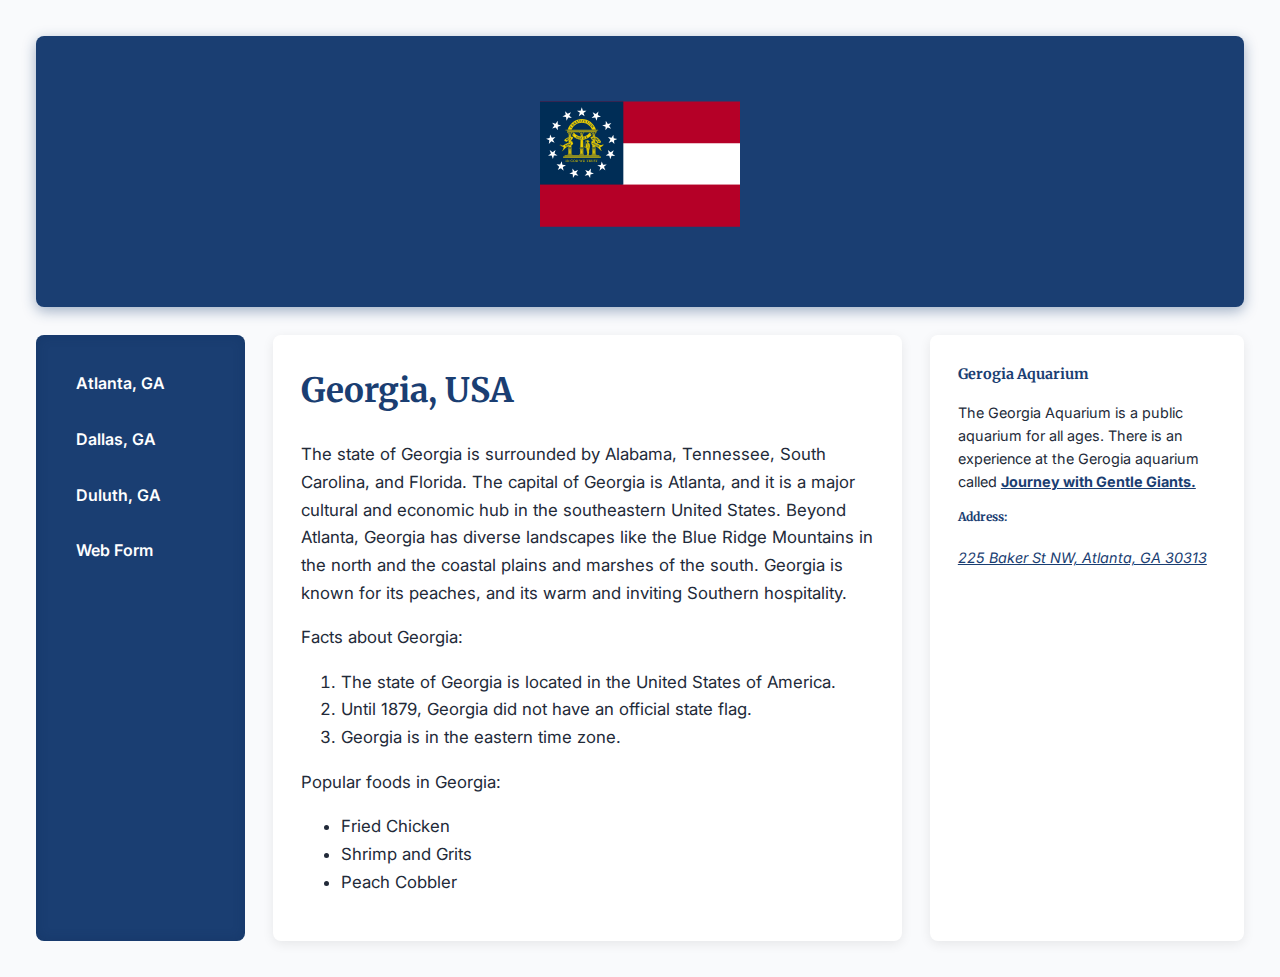
<file: index.html>
<!DOCTYPE html>
<html lang="en">

<head>
    <meta charset="utf-8" />
    <meta name="viewport" content="width=device-width, initial-scale=1.0" />
    <title>Georgia</title>
    <link href="stylesheet.css" rel="stylesheet"/>
</head>

<body id="layout-1">
    <header class="header-georgia">
        
        <a href="https://en.wikipedia.org/wiki/Flag_of_Georgia_(U.S._state)#/media/File:Flag_of_the_State_of_Georgia.svg" target="_blank"><img src="Flag_of_the_State_of_Georgia.svg" alt="Image of Georgia's state flag" height="200" width="200"></a>
      
    </header>


    <nav class="nav-georgia">
        <div>
            <a href="Atlanta.html">Atlanta, GA</a>
        </div>
        <div>
            <a href="Dallas.html">Dallas, GA</a>
        </div>
        <div>
            <a href="Duluth.html">Duluth, GA</a>
        </div>
        <div> 
            <a href="web_form.html">Web Form</a>
        </div>
    </nav>

    <section class="section-georgia">
        <h1 class="h1-georgia">Georgia, USA</h1>
            <p>
                The state of Georgia is surrounded by Alabama, Tennessee, South Carolina, and Florida.
                The capital of Georgia is Atlanta, and it is a major cultural and economic hub in the southeastern United States.
                Beyond Atlanta, Georgia has diverse landscapes like the Blue Ridge Mountains in the north and the coastal plains and marshes of the south. 
                Georgia is known for its peaches, and its warm and inviting Southern hospitality.
            </p>
            <p>Facts about Georgia:
                <ol>
                    <li>The state of Georgia is located in the United States of America.</li>
                    <li>Until 1879, Georgia did not have an official state flag.</li>
                    <li>Georgia is in the eastern time zone.</li>
                </ol>
            </p>
            <p>Popular foods in Georgia:
                <ul>
                    <li>Fried Chicken</li>
                    <li>Shrimp and Grits</li>
                    <li>Peach Cobbler</li>
                </ul>
            </p>
    </section>

    <aside class="aside-georgia">
        <h4>Gerogia Aquarium</h4>
        <p>The Georgia Aquarium is a public aquarium for all ages. There is an experience at the Gerogia aquarium called <a href="https://www.georgiaaquarium.org/experience/journey-with-gentle-giants-swim/" target="_blank"><strong>Journey with Gentle Giants.</strong></a></p>
        <h5>Address:</h5>
        <a href="https://www.google.com/maps/place/Georgia+Aquarium/@33.7633864,-84.3999807,16z/data=!3m2!4b1!5s0x88f5047e13878dc7:0x9235a72676102eb0!4m6!3m5!1s0x88f5047e45f40419:0xfed77076a9af4adc!8m2!3d33.763382!4d-84.3951098!16zL20vMDMzaDdr?entry=ttu&g_ep=EgoyMDI1MDYyMi4wIKXMDSoASAFQAw%3D%3D" target="_blank"><address>225 Baker St NW, Atlanta, GA 30313</address></a>
    </aside>


</body>
</html>
</file>
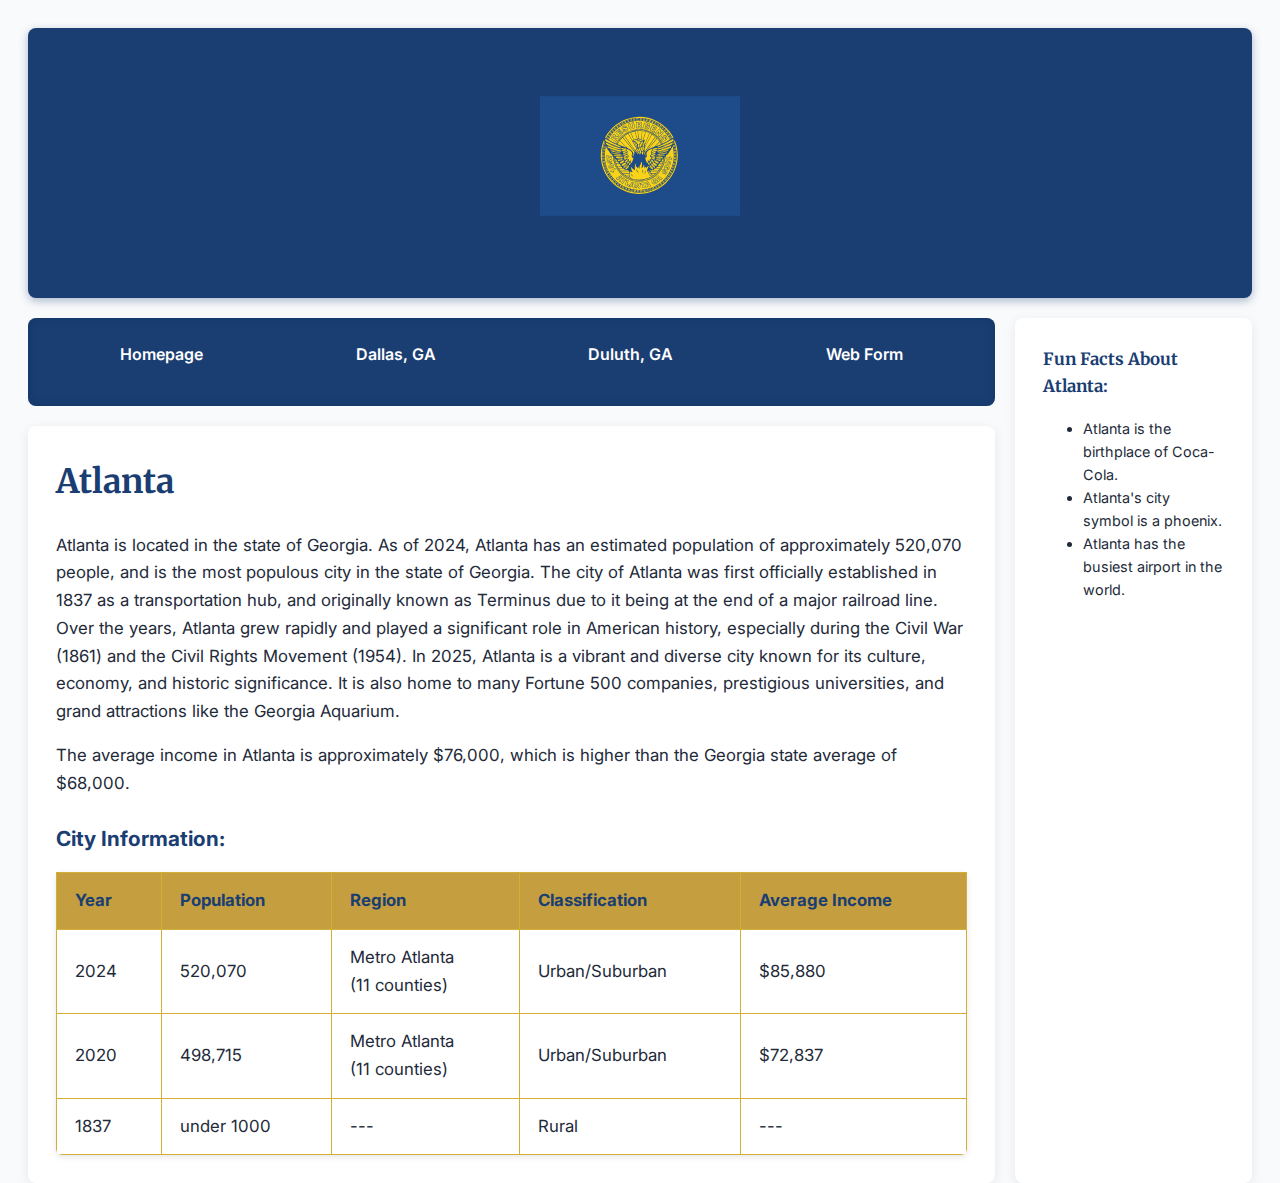
<file: Atlanta.html>
<!DOCTYPE html>
<html lang="en">

<head>
    <meta charset="utf-8" />
    <meta name="viewport" content="width=device-width, initial-scale=1.0" />
    <title>Atlanta</title>
    <link href="stylesheet.css" rel="stylesheet"/>
</head>

<body id="layout-2">
    <header class="header-atlanta">
        <a href="https://en.wikipedia.org/wiki/Atlanta#/media/File:Flag_of_Atlanta.svg" target="_blank"><img src="Flag_of_Atlanta.svg" alt="the flag of atlanta, ga" height="200" width="200"></a>
        
    </header>

    <nav class="nav-atlanta">
        <div>
            <a href="index.html">Homepage</a>
        </div>
        <div>
            <a href="Dallas.html">Dallas, GA</a>
        </div>
        <div>
            <a href="Duluth.html">Duluth, GA</a>
        </div>
        <div>
            <a href="web_form.html">Web Form</a>
        </div>
    </nav>


    <section class="section-atlanta">
        <h1>Atlanta</h1>
        <p>
            Atlanta is located in the state of Georgia. 
            As of 2024, Atlanta has an estimated population of approximately 520,070 people, and is the most populous city in the state of Georgia. 
            The city of Atlanta was first officially established in 1837 as a transportation hub, and originally known as Terminus due to it being at the end of a major railroad line. 
            Over the years, Atlanta grew rapidly and played a significant role in American history, especially during the Civil War (1861) and the Civil Rights Movement (1954). 
            In 2025, Atlanta is a vibrant and diverse city known for its culture, economy, and historic significance. It is also home to many Fortune 500 companies, prestigious universities, and grand attractions like the Georgia Aquarium.
        </p>
        <p>
            The average income in Atlanta is approximately $76,000, which is higher than the Georgia state average of $68,000.
        </p>
    
        <table>
            <caption>City Information:</caption>
            <tr>
                <th>Year</th>
                <th>Population</th>
                <th>Region</th>
                <th>Classification</th>
                <th>Average Income</th>
            </tr>

            <tr>
                <td>2024</td>
                <td>520,070</td>
                <td>Metro Atlanta <br>(11 counties)</td>
                <td>Urban/Suburban</td>
                <td>$85,880</td>
            </tr>

            <tr>
                <td>2020</td>
                <td>498,715</td>
                <td>Metro Atlanta <br>(11 counties)</td>
                <td>Urban/Suburban</td>
                <td>$72,837</td>
            </tr>

            <tr>
                <td>1837</td>
                <td>under 1000</td>
                <td>---</td>
                <td>Rural</td>
                <td>---</td>
            </tr>
        </table>
    </section>

    <aside class="aside-atlanta">
        <h3>Fun Facts About Atlanta:</h3>
        <ul>
            <li>Atlanta is the birthplace of Coca-Cola.</li>
            <li>Atlanta's city symbol is a phoenix.</li>
            <li>Atlanta has the busiest airport in the world.</li>
        </ul>
    </aside>


</body>
</html>
</file>
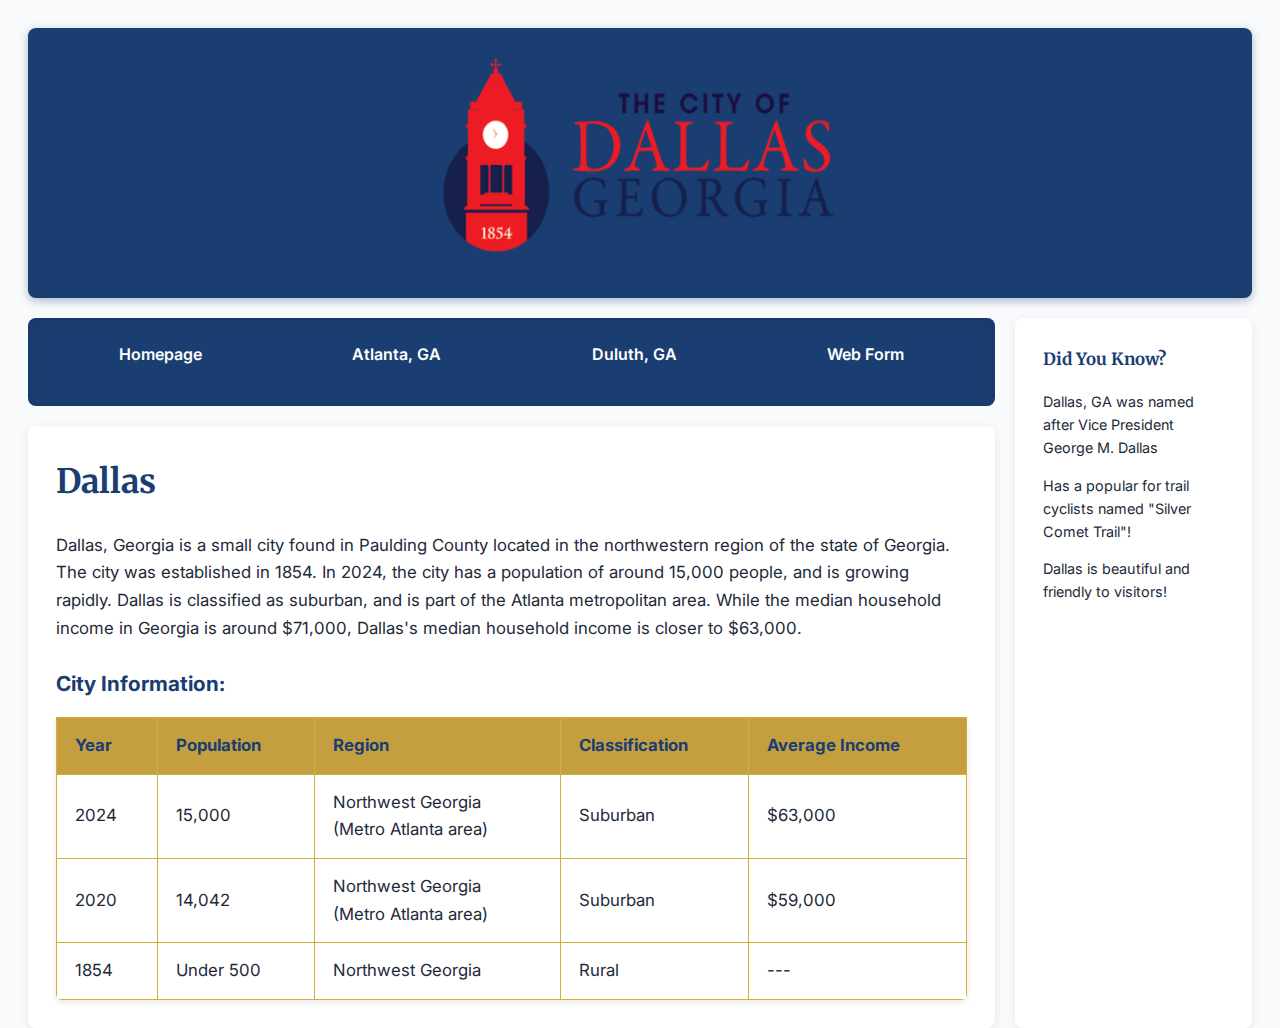
<file: Dallas.html>
<!DOCTYPE html>
<html lang="en">

<head>
    <meta charset="utf-8" />
    <meta name="viewport" content="width=device-width, initial-scale=1.0" />
    <title>Dallas</title>
    <link href="stylesheet.css" rel="stylesheet"/>
</head>

<body id="layout-2">
    <header class="header-atlanta">
        <a href="https://en.wikipedia.org/wiki/Dallas,_Georgia#/media/File:DallasGeorgiaLogo.png" target="_blank"><img src="DallasGeorgiaLogo.png" alt="the dallas georgia logo" height="200" width="400"></a>
        
    </header>

    <nav class="nav-atlanta">
        <div>
            <a href="index.html">Homepage</a>
        </div>
        <div>
            <a href="Atlanta.html">Atlanta, GA</a>
        </div>
        <div>
            <a href="Duluth.html">Duluth, GA</a>
        </div>
        <div>
            <a href="web_form.html">Web Form</a>
        </div>
    </nav>


<section class="section-atlanta">
    <h1>Dallas</h1>
    <p>
        Dallas, Georgia is a small city found in Paulding County located in the northwestern region of the state of Georgia. 
        The city was established in 1854. In 2024, the city has a population of around 15,000 people, and is growing rapidly.
        Dallas is classified as suburban, and is part of the Atlanta metropolitan area. 
        While the median household income in Georgia is around $71,000, Dallas's median household income is closer to $63,000.
    </p>

    
<table>
  <caption>City Information:</caption>
  <tr>
    <th>Year</th>
    <th>Population</th>
    <th>Region</th>
    <th>Classification</th>
    <th>Average Income</th>
  </tr>
  <tr>
    <td>2024</td>
    <td>15,000</td>
    <td>Northwest Georgia<br>(Metro Atlanta area)</td>
    <td>Suburban</td>
    <td>$63,000</td>
  </tr>
  <tr>
    <td>2020</td>
    <td>14,042</td>
    <td>Northwest Georgia<br>(Metro Atlanta area)</td>
    <td>Suburban</td>
    <td>$59,000</td>
  </tr>
  <tr>
    <td>1854</td>
    <td>Under 500</td>
    <td>Northwest Georgia</td>
    <td>Rural</td>
    <td>---</td>
  </tr>
</table>
</section>


<aside class="aside-atlanta">
      <h3>Did You Know?</h3>
      <p>Dallas, GA was named after Vice President George M. Dallas</p>
      <p>Has a popular for trail cyclists named "Silver Comet Trail"!</p>
      <p>Dallas is beautiful and friendly to visitors!</p>
</aside>
</body>
</html>
</file>
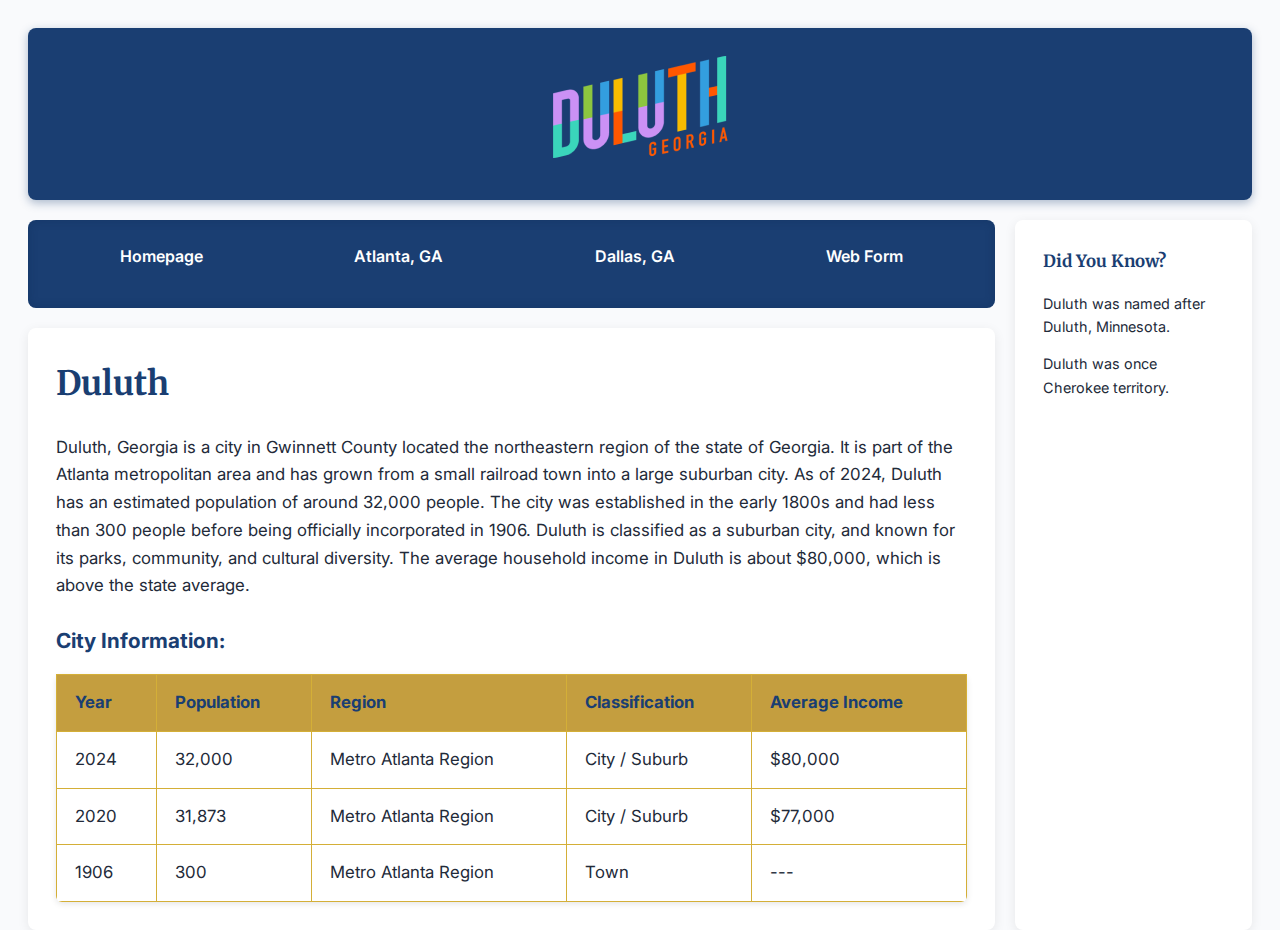
<file: Duluth.html>
<!DOCTYPE html>
<html lang="en">

<head>
    <meta charset="utf-8" />
    <meta name="viewport" content="width=device-width, initial-scale=1.0" />
    <title>Duluth</title>
    <link href="stylesheet.css" rel="stylesheet"/>
</head>

<body id="layout-2">
    <header class="header-atlanta">
        <a href="https://en.wikipedia.org/wiki/Duluth,_Georgia#/media/File:Logo_of_Duluth,_Georgia.png" target="_blank"><img id="duluth-image" src="Logo_of_Duluth,_Georgia.png" alt="duluth georgia's logo"></a>
    </header>

    <nav class="nav-atlanta">
        <div>
            <a href="index.html">Homepage</a>
        </div>
        <div>
            <a href="Atlanta.html">Atlanta, GA</a>
        </div>
        <div>
            <a href="Dallas.html">Dallas, GA</a>
        </div>
        <div>
            <a href="web_form.html">Web Form</a>
        </div>
    </nav>

    <section class="section-atlanta">
        <h1 class="duluth-h1">Duluth</h1>
        <p>
            Duluth, Georgia is a city in Gwinnett County located the northeastern region of the state of Georgia. 
            It is part of the Atlanta metropolitan area and has grown from a small railroad town into a large suburban city. 
            As of 2024, Duluth has an estimated population of around 32,000 people. The city was established in the early 1800s and had less than 300 people before being officially incorporated in 1906.
            Duluth is classified as a suburban city, and known for its parks, community, and cultural diversity. 
            The average household income in Duluth is about $80,000, which is above the state average.
        </p>

    
    <table>
    <caption>City Information:</caption>
  <tr>
    <th>Year</th>
    <th>Population</th>
    <th>Region</th>
    <th>Classification</th>
    <th>Average Income</th>
  </tr>
  <tr>
    <td>2024</td>
    <td>32,000</td>
    <td>Metro Atlanta Region</td>
    <td>City / Suburb</td>
    <td>$80,000</td>
  </tr>
  <tr>
    <td>2020</td>
    <td>31,873</td>
    <td>Metro Atlanta Region</td>
    <td>City / Suburb</td>
    <td>$77,000</td>
  </tr>
  <tr>
    <td>1906</td>
    <td>300</td>
    <td>Metro Atlanta Region</td>
    <td>Town</td>
    <td>---</td>
  </tr>
</table>
</section>

<aside class="aside-atlanta">
    <h3>Did You Know?</h3>
    <p>
        Duluth was named after Duluth, Minnesota.
    </p>
    <p>
        Duluth was once Cherokee territory.
    </p>
</aside>
</body>
</html>
</file>
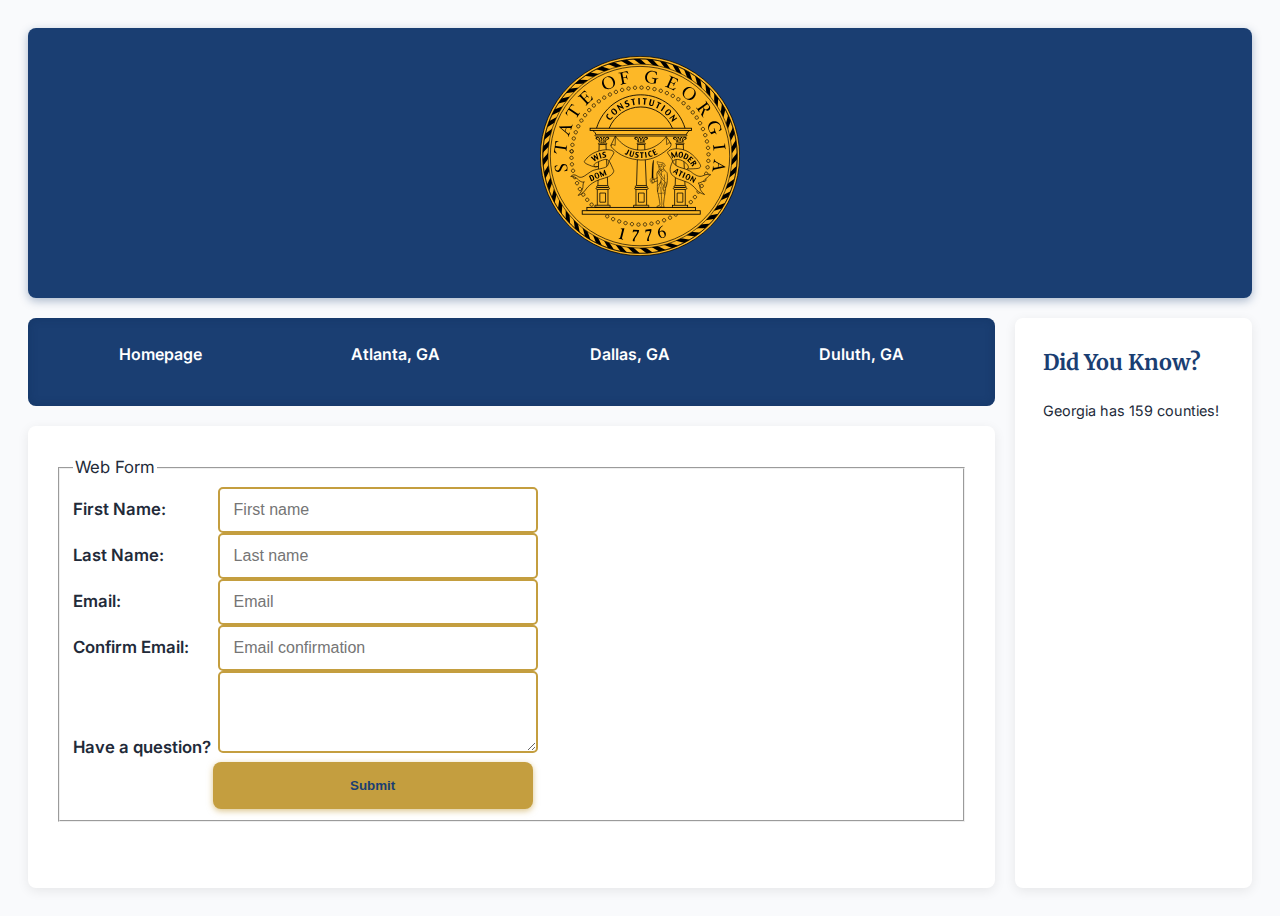
<file: web_form.html>
<!DOCTYPE html>
<html lang="en">

<head>
    <meta charset="utf-8" />
    <meta name="viewport" content="width=device-width, initial-scale=1.0" />
    <title>Form</title>
    <link href="stylesheet.css" rel="stylesheet"/>
</head>

<body id="layout-2">
<header class="header-atlanta">
    <a href="https://en.wikipedia.org/wiki/Georgia_(U.S._state)#/media/File:Seal_of_Georgia.svg" target="_blank"><img src="Seal_of_Georgia.svg" alt="an image of Georgia's seal" height="200" width="200"></a>
    
</header>

<nav class="nav-atlanta">
    <div>
        <a href="index.html">Homepage</a>
    </div>
    <div>
        <a href="Atlanta.html">Atlanta, GA</a>
    </div>
    <div>
        <a href="Dallas.html">Dallas, GA</a>
    </div>
    <div>
        <a href="Duluth.html">Duluth, GA</a>
    </div>
</nav>

<section class="section-atlanta">
    <form class="form-container" onsubmit="return validate_email();">
        <fieldset class="form-fieldset">
            <legend class="form-legend">Web Form</legend>
            
            <div class="form-div"> 
            <label for="firstname">First Name:</label>
            <input type="text" name="fname" id="firstname" placeholder="First name">
            </div>

            <div class="form-div">
            <label for="lastname">Last Name:</label>
            <input type="text" name="lname" id="lastname" placeholder="Last name">
            </div>
            
            <div class="form-div">
            <label for="emailid">Email:</label>
            <input type="email" name="email" id="emailid" placeholder="Email">
            </div>
            
            <div class="form-div"> 
            <label for="confemail">Confirm Email:</label>
            <input type="email" name="c_email" id="confemail" placeholder="Email confirmation">
            </div>
            
            <div class="form-text">
            <label for="question-area">Have a question?</label>
            <textarea id="question-area" name="question" rows="3" cols="15"></textarea>
            </div>
            
            <div class="form-div">
            <input type="submit" name="submit" value="Submit">
            </div>
        </fieldset>
    </form>
</section>

<aside class="aside-atlanta">
  <h2>Did You Know?</h2>
  <p>
    Georgia has 159 counties!
  </p>
</aside>

<script src="js.js"></script>
</body>
</html>
</file>
<file: stylesheet.css>
@import url('https://fonts.googleapis.com/css2?family=Inter:wght@400;600;700&family=Merriweather:wght@700&display=swap');


:root {
  --primary-blue: #1a3e72;       
  --secondary-gold: #c49e3f;    
  --background-light: #f9fafc;   
  --section-bg: #ffffff;         
  --text-color: #222a39;        
  --link-hover: #1051a5;         
  --border-color: #d4af37;     
  --transition-speed: 0.3s;
}


html {
  font-family: 'Inter', Tahoma, Geneva, Verdana, sans-serif;
  font-size: 16px;
  line-height: 1.6;
  color: var(--text-color);
  background-color: var(--background-light);
  scroll-behavior: smooth;
}


h1, h2, h3, h4, h5, h6 {
  font-family: 'Merriweather', serif;
  color: var(--primary-blue);
  margin-top: 0;
}

/* Navigation section */
nav a {
  color: white;
  font-weight: 600;
  margin-bottom: 14px;
  padding: 8px 12px;
  border-radius: 4px;
  display: block;
  text-decoration: none;
  transition: background-color var(--transition-speed) ease, color var(--transition-speed) ease, transform var(--transition-speed) ease;
}

nav a:hover,
nav a:focus {
  background-color: var(--secondary-gold);
  color: var(--primary-blue);
  transform: scale(1.07);
  outline: none;
}

/* Table section */
table {
  width: 100%;
  border-collapse: collapse;
  margin-top: 1.5rem;
  box-shadow: 0 2px 6px rgba(0,0,0,0.1);
  background-color: var(--section-bg);
  border-radius: 6px;
  overflow: hidden;
}

th, td {
  border: 1px solid var(--border-color);
  padding: 14px 18px;
  text-align: left;
  color: var(--text-color);
  transition: background-color var(--transition-speed) ease;
}

th {
  background-color: var(--secondary-gold);
  font-weight: 700;
  color: var(--primary-blue);
}

th:hover {
  background-color: #b08c2f;
  color: white;
}

caption {
  text-align: left;
  caption-side: top;
  margin-bottom: 1rem;
  font-weight: 700;
  font-size: 1.3rem;
  color: var(--primary-blue);
}

/* Layout 1 */
#layout-1 {
  display: grid;
  grid-template-areas:
    "header header header"
    "nav section aside";
  grid-template-columns: 1fr 3fr 1.5fr;
  grid-template-rows: auto 1fr;
  gap: 28px;
  padding: 28px;
  min-height: 100vh;
  background-color: var(--background-light);
  box-sizing: border-box;
}

.header-georgia {
  grid-area: header;
  background-color: var(--primary-blue);
  color: white;
  text-align: center;
  padding: 28px 0;
  font-size: 2.2rem;
  font-weight: 700;
  border-radius: 8px;
  box-shadow: 0 4px 14px rgba(26, 62, 114, 0.4);
  letter-spacing: 1.2px;
}


.nav-georgia {
  grid-area: nav;
  background-color: var(--primary-blue);
  padding: 28px;
  border-radius: 8px;
  box-shadow: inset 0 0 12px rgba(10, 40, 80, 0.25);
}


.section-georgia {
  grid-area: section;
  background-color: var(--section-bg);
  padding: 28px;
  border-radius: 8px;
  box-shadow: 0 3px 12px rgba(0,0,0,0.08);
  color: var(--text-color);
  line-height: 1.65;
  font-size: 1.05rem;
  transition: box-shadow var(--transition-speed) ease;
}

.section-georgia:hover {
  box-shadow: 0 6px 18px rgba(0,0,0,0.12);
}


.aside-georgia {
  grid-area: aside;
  background-color: var(--section-bg);
  padding: 28px;
  border-radius: 8px;
  box-shadow: 0 3px 12px rgba(0,0,0,0.08);
  color: var(--text-color);
  font-size: 0.9rem;
  transition: box-shadow var(--transition-speed) ease;
}

.aside-georgia:hover {
  box-shadow: 0 6px 18px rgba(0,0,0,0.12);
}

.aside-georgia h4 {
  color: var(--primary-blue);
  margin-bottom: 14px;
  font-weight: 700;
}

.aside-georgia a {
  color: var(--primary-blue);
  text-decoration: underline;
  transition: color var(--transition-speed) ease;
}

.aside-georgia a:hover {
  color: var(--secondary-gold);
}

/* Layout 2 */
#layout-2 {
  display: grid;
  grid-template-areas:
    "header header header"
    "nav nav aside"
    "section section aside";
  grid-template-columns: 2fr 2fr 1fr;
  grid-template-rows: auto auto 1fr;
  gap: 20px;
  padding: 20px;
  height: 100vh;
  box-sizing: border-box;
  background-color: var(--background-light);
}

.header-atlanta {
  grid-area: header;
  background-color: var(--primary-blue);
  color: white;
  text-align: center;
  padding: 28px;
  font-size: 2rem;
  font-weight: 700;
  border-radius: 8px;
  box-shadow: 0 3px 10px rgba(26, 62, 114, 0.35);
  letter-spacing: 1.1px;
}

.nav-atlanta {
  grid-area: nav;
  background-color: var(--primary-blue);
  display: flex;
  justify-content: space-around;
  align-items: center;
  padding: 16px;
  border-radius: 8px;
  box-shadow: inset 0 0 10px rgba(10, 40, 80, 0.3);
}

.section-atlanta {
  grid-area: section;
  background-color: var(--section-bg);
  padding: 28px;
  border-radius: 8px;
  box-shadow: 0 3px 12px rgba(0,0,0,0.08);
  color: var(--text-color);
  line-height: 1.65;
  font-size: 1.05rem;
  transition: box-shadow var(--transition-speed) ease;
}

.section-atlanta:hover {
  box-shadow: 0 6px 18px rgba(0,0,0,0.12);
}

.aside-atlanta {
  grid-area: aside;
  background-color: var(--section-bg);
  padding: 28px;
  border-radius: 8px;
  box-shadow: 0 3px 12px rgba(0,0,0,0.08);
  color: var(--text-color);
  font-size: 0.9rem;
  transition: box-shadow var(--transition-speed) ease;
}

.aside-atlanta:hover {
  box-shadow: 0 6px 18px rgba(0,0,0,0.12);
}

/* Form styling */
*, *::before, *::after {
  box-sizing: border-box;
}

label {
  width: 140px;
  display: inline-block;
  font-weight: 600;
  color: var(--text-color);
}

input[type="text"],
input[type="email"],
textarea {
  width: 100%;
  max-width: 320px;
  padding: 12px 14px;
  border: 2px solid var(--secondary-gold);
  border-radius: 5px;
  font-size: 1rem;
  transition: border-color var(--transition-speed) ease, background-color var(--transition-speed) ease;
  color: var(--text-color);
  background-color: #fff;
}

input[type="text"]:focus,
input[type="email"]:focus,
textarea:focus {
  background-color: #e6f0ff;
  border-color: var(--primary-blue);
  outline: none;
  box-shadow: 0 0 6px var(--primary-blue);
}

input[type="submit"] {
  width: 100%;
  max-width: 320px;
  background-color: var(--secondary-gold);
  color: var(--primary-blue);
  padding: 16px 0;
  margin-left: 140px;
  font-weight: 700;
  border: none;
  border-radius: 8px;
  cursor: pointer;
  transition: background-color var(--transition-speed) ease, color var(--transition-speed) ease;
  box-shadow: 0 2px 6px rgba(196,158,63,0.6);
}

input[type="submit"]:hover,
input[type="submit"]:focus {
  background-color: #b08c2f;
  color: white;
  outline: none;
  box-shadow: 0 4px 12px rgba(176,140,47,0.9);
  transform: scale(1.03);
}


.h1-georgia {
  color: var(--primary-blue);
  font-weight: 700;
  margin-top: 0;
}


@media (max-width: 900px) {
  #layout-1,
  #layout-2 {
    display: block;
    padding: 16px;
  }

  .nav-georgia,
  .nav-atlanta {
    display: flex;
    justify-content: space-around;
    padding: 12px 0;
  }

  nav a {
    margin-bottom: 0;
    padding: 8px 10px;
  }

  .section-georgia,
  .section-atlanta,
  .aside-georgia,
  .aside-atlanta {
    padding: 16px;
    box-shadow: none;
    border-radius: 0;
  }

  input[type="submit"] {
    margin-left: 0;
  }
}

@media (max-width: 480px) {
  label {
    width: 100%;
    margin-bottom: 6px;
  }

  input[type="text"],
  input[type="email"],
  textarea,
  input[type="submit"] {
    width: 100%;
    max-width: 100%;
    margin-left: 0;
  }
}
</file>
